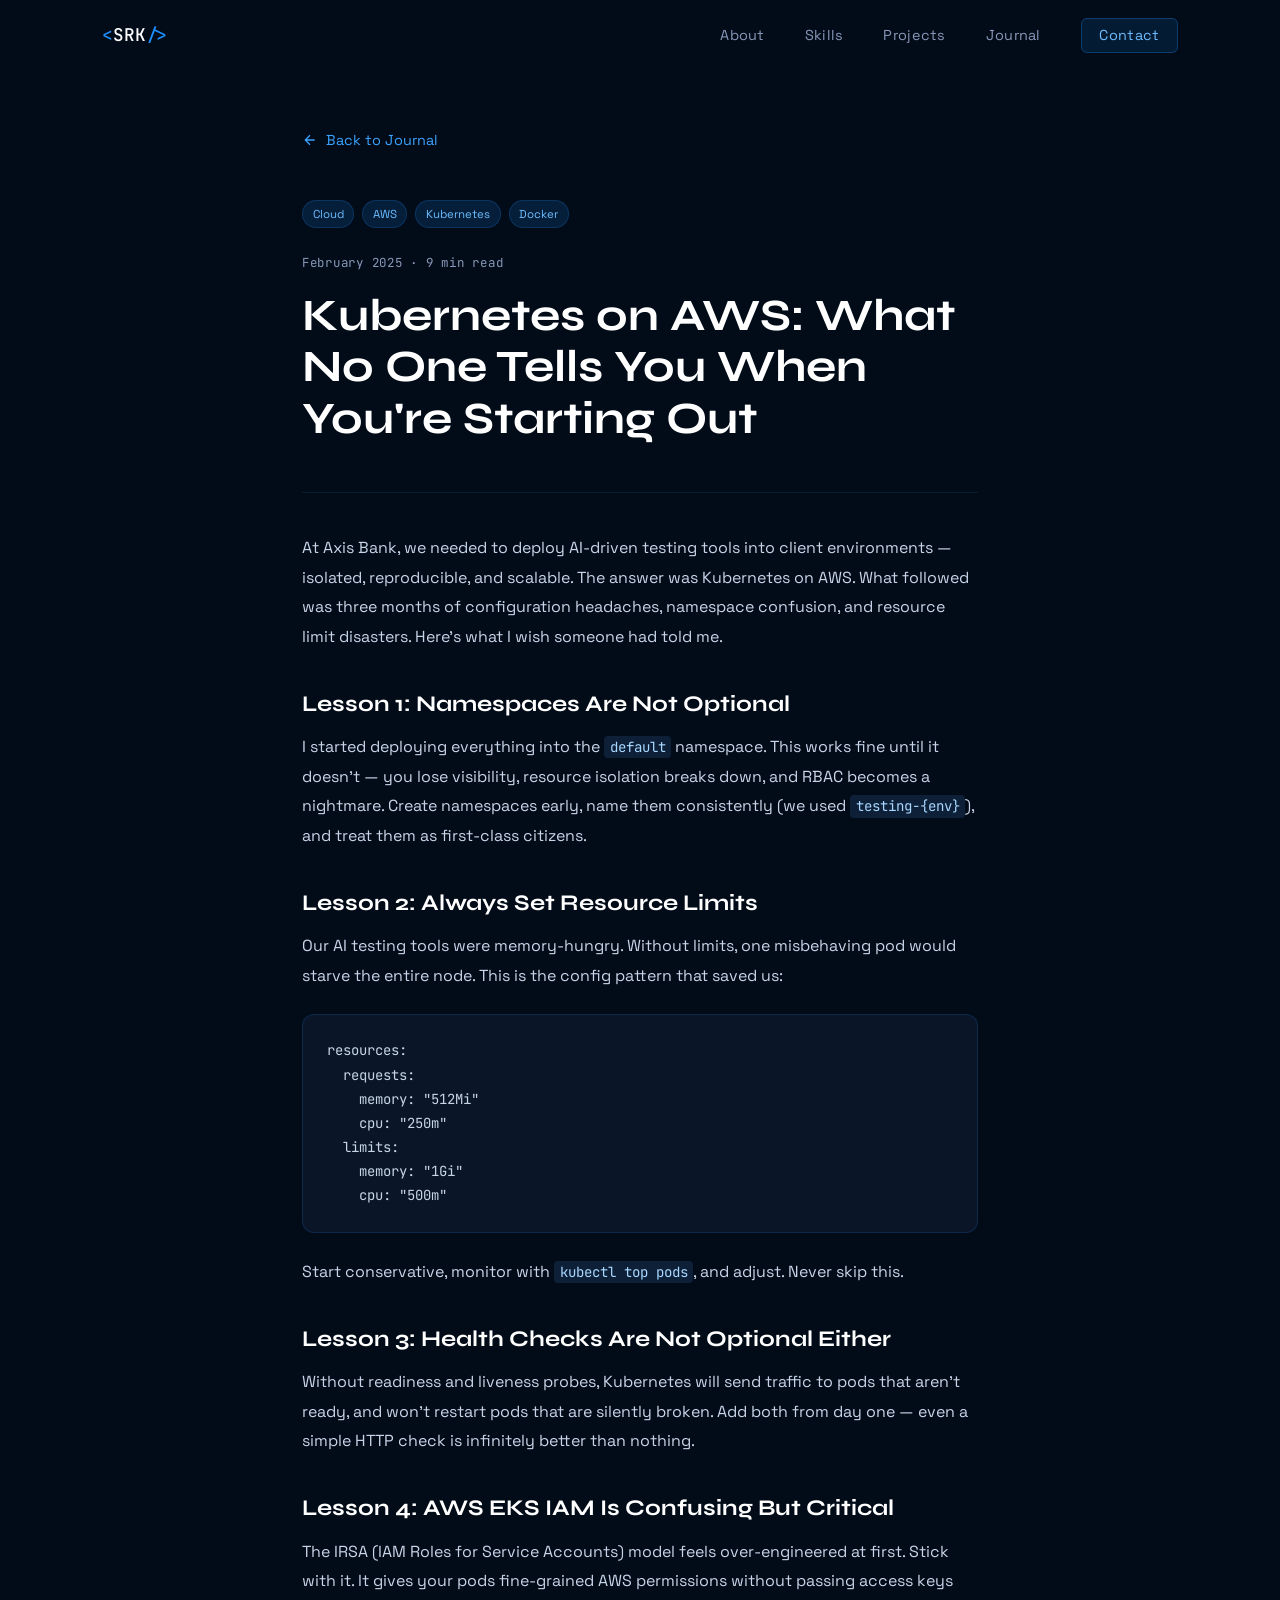
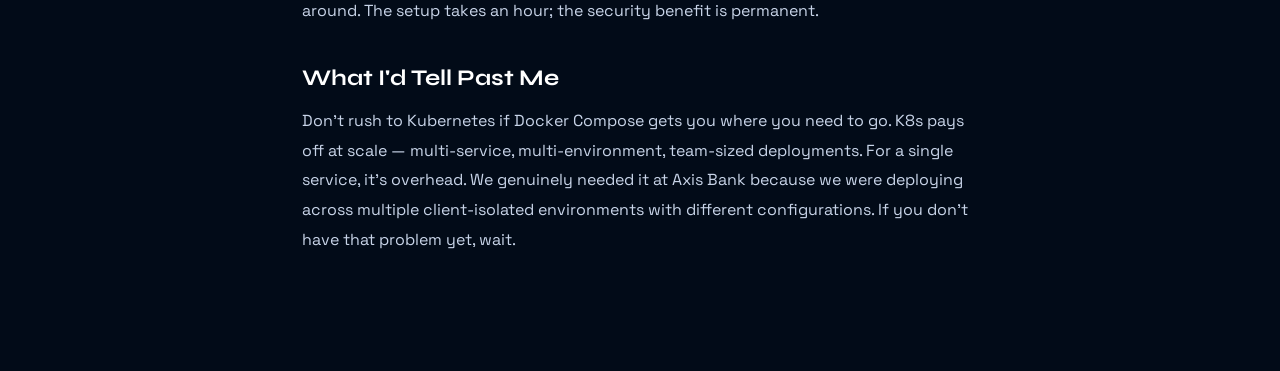
<file: journal/kubernetes-aws.html>
<!DOCTYPE html>
<html lang="en">
<head>
  <meta charset="UTF-8" />
  <meta name="viewport" content="width=device-width, initial-scale=1.0" />
  <title>Kubernetes on AWS: What No One Tells You — Sri Ruthuhasa Komma</title>
  <link rel="preconnect" href="https://fonts.googleapis.com" />
  <link href="https://fonts.googleapis.com/css2?family=Space+Grotesk:wght@300;400;500;600;700&family=Syne:wght@400;500;700;800&family=JetBrains+Mono:wght@300;400;500&display=swap" rel="stylesheet" />
  <link rel="stylesheet" href="../style.css" />
  <style>
    .journal-post { max-width: 740px; margin: 0 auto; padding: 8rem 2rem 6rem; }
    .post-back { display: inline-flex; align-items: center; gap: 0.5rem; color: var(--blue-400); font-size: 0.9rem; margin-bottom: 3rem; transition: gap 0.2s; }
    .post-back:hover { gap: 0.8rem; }
    .post-header { margin-bottom: 3rem; }
    .post-tags { display: flex; gap: 0.5rem; flex-wrap: wrap; margin-bottom: 1.5rem; }
    .post-meta { font-family: var(--font-mono); font-size: 0.78rem; color: var(--slate-400); margin-bottom: 1rem; letter-spacing: 0.06em; }
    .post-title { font-size: clamp(1.8rem, 5vw, 2.8rem); color: var(--white); line-height: 1.15; margin-bottom: 1.25rem; }
    .post-divider { height: 1px; background: rgba(30,144,255,0.12); margin: 2.5rem 0; }
    .post-body p { margin-bottom: 1.5rem; color: var(--slate-300); font-size: 1rem; line-height: 1.85; }
    .post-body h2 { font-size: 1.4rem; color: var(--white); margin: 2.5rem 0 1rem; }
    .post-body h3 { font-size: 1.1rem; color: var(--blue-300); margin: 2rem 0 0.75rem; }
    .post-body code { font-family: var(--font-mono); background: var(--navy-600); color: var(--blue-200); padding: 0.15em 0.4em; border-radius: 4px; font-size: 0.88em; }
    .post-body pre { background: var(--navy-700); border: 1px solid rgba(30,144,255,0.15); border-radius: var(--radius-md); padding: 1.5rem; overflow-x: auto; margin-bottom: 1.5rem; }
    .post-body pre code { background: none; padding: 0; color: var(--slate-200); font-size: 0.87rem; line-height: 1.7; }
  </style>
</head>
<body>
  <nav id="navbar">
    <div class="nav-inner">
      <a href="../index.html" class="nav-logo"><span class="logo-bracket">&lt;</span>SRK<span class="logo-bracket">/&gt;</span></a>
      <ul class="nav-links">
        <li><a href="../index.html#about">About</a></li>
        <li><a href="../index.html#skills">Skills</a></li>
        <li><a href="../index.html#projects">Projects</a></li>
        <li><a href="../index.html#journal">Journal</a></li>
        <li><a href="../index.html#contact" class="nav-cta">Contact</a></li>
      </ul>
    </div>
  </nav>

  <main class="journal-post">
    <a href="../index.html#journal" class="post-back">
      <svg width="16" height="16" viewBox="0 0 24 24" fill="none" stroke="currentColor" stroke-width="2"><path d="M19 12H5M12 19l-7-7 7-7"/></svg>
      Back to Journal
    </a>

    <header class="post-header">
      <div class="post-tags">
        <span class="jtag">Cloud</span>
        <span class="jtag">AWS</span>
        <span class="jtag">Kubernetes</span>
        <span class="jtag">Docker</span>
      </div>
      <p class="post-meta">February 2025 · 9 min read</p>
      <h1 class="post-title">Kubernetes on AWS: What No One Tells You When You're Starting Out</h1>
    </header>

    <div class="post-divider"></div>

    <article class="post-body">
      <p>At Axis Bank, we needed to deploy AI-driven testing tools into client environments — isolated, reproducible, and scalable. The answer was Kubernetes on AWS. What followed was three months of configuration headaches, namespace confusion, and resource limit disasters. Here's what I wish someone had told me.</p>

      <h2>Lesson 1: Namespaces Are Not Optional</h2>
      <p>I started deploying everything into the <code>default</code> namespace. This works fine until it doesn't — you lose visibility, resource isolation breaks down, and RBAC becomes a nightmare. Create namespaces early, name them consistently (we used <code>testing-{env}</code>), and treat them as first-class citizens.</p>

      <h2>Lesson 2: Always Set Resource Limits</h2>
      <p>Our AI testing tools were memory-hungry. Without limits, one misbehaving pod would starve the entire node. This is the config pattern that saved us:</p>
      <pre><code>resources:
  requests:
    memory: "512Mi"
    cpu: "250m"
  limits:
    memory: "1Gi"
    cpu: "500m"</code></pre>
      <p>Start conservative, monitor with <code>kubectl top pods</code>, and adjust. Never skip this.</p>

      <h2>Lesson 3: Health Checks Are Not Optional Either</h2>
      <p>Without readiness and liveness probes, Kubernetes will send traffic to pods that aren't ready, and won't restart pods that are silently broken. Add both from day one — even a simple HTTP check is infinitely better than nothing.</p>

      <h2>Lesson 4: AWS EKS IAM Is Confusing But Critical</h2>
      <p>The IRSA (IAM Roles for Service Accounts) model feels over-engineered at first. Stick with it. It gives your pods fine-grained AWS permissions without passing access keys around. The setup takes an hour; the security benefit is permanent.</p>

      <h2>What I'd Tell Past Me</h2>
      <p>Don't rush to Kubernetes if Docker Compose gets you where you need to go. K8s pays off at scale — multi-service, multi-environment, team-sized deployments. For a single service, it's overhead. We genuinely needed it at Axis Bank because we were deploying across multiple client-isolated environments with different configurations. If you don't have that problem yet, wait.</p>
    </article>
  </main>

  <script src="../main.js"></script>
</body>
</html>
</file>
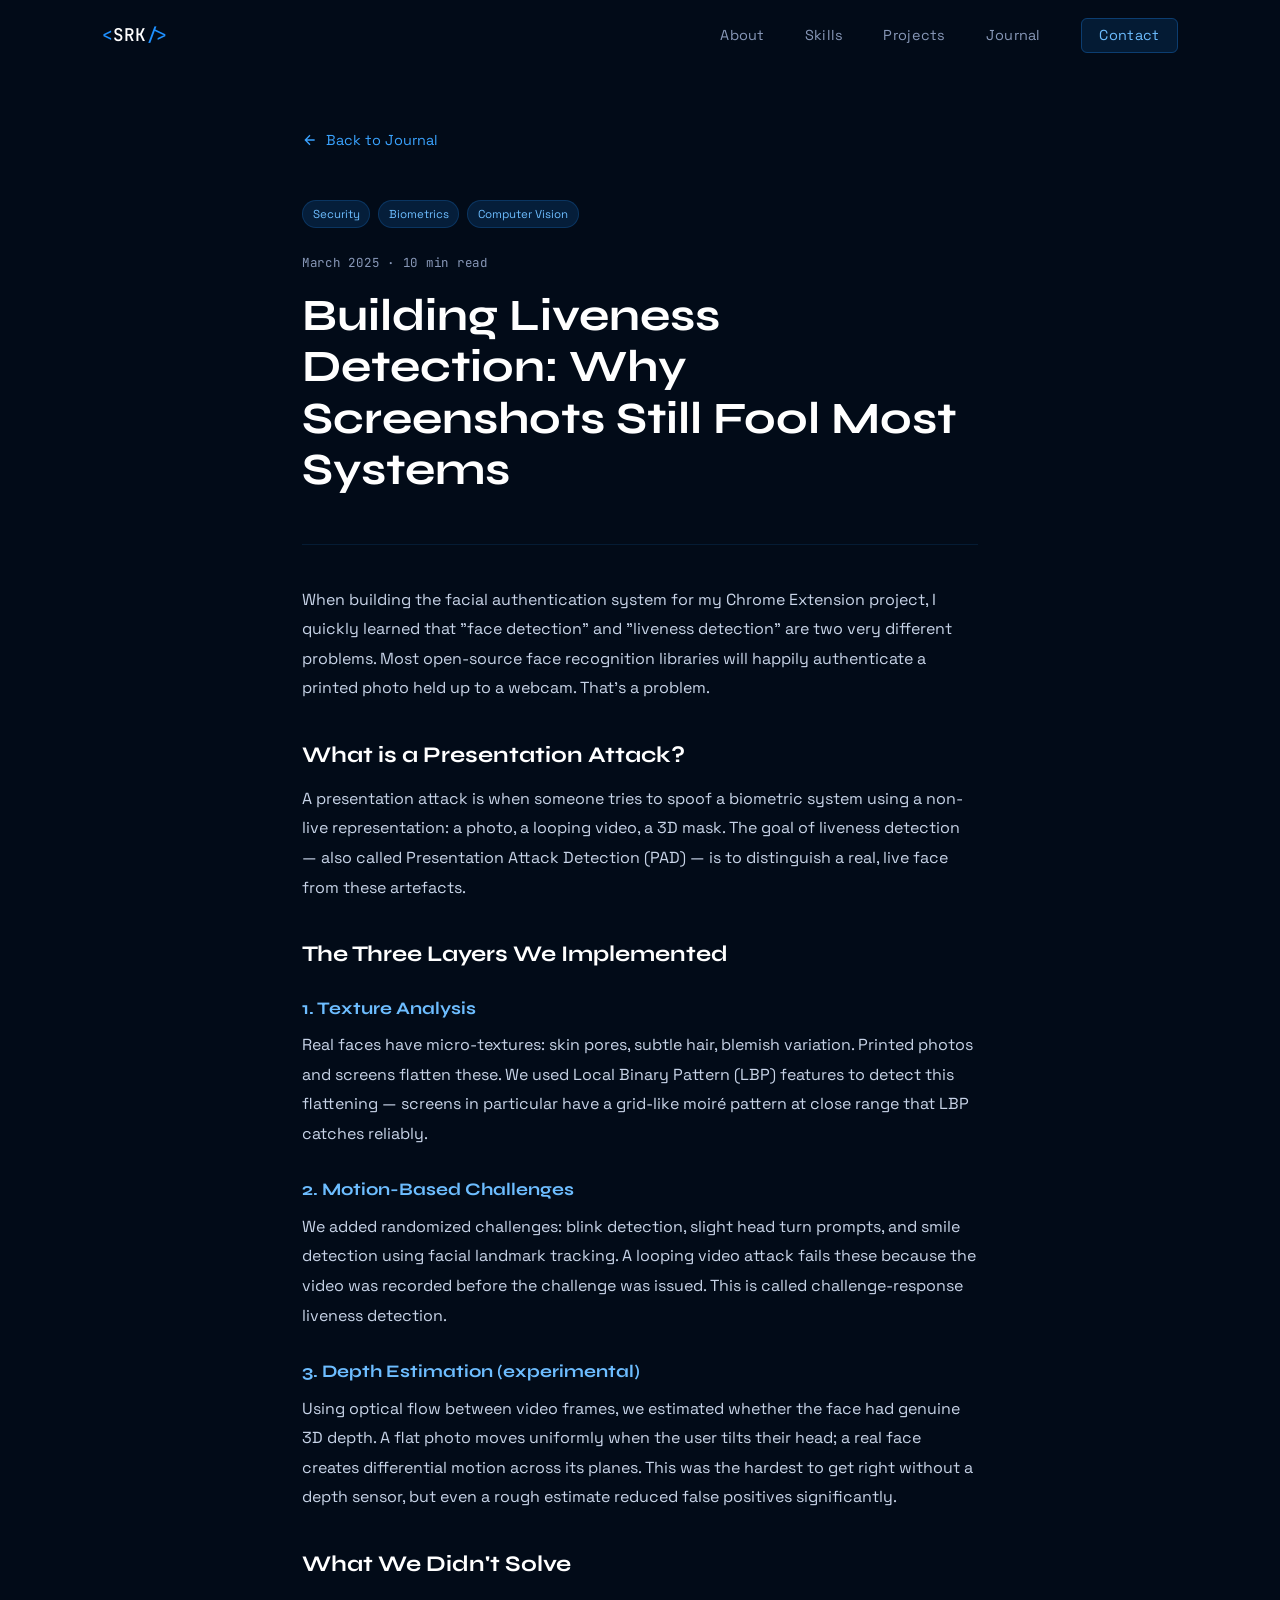
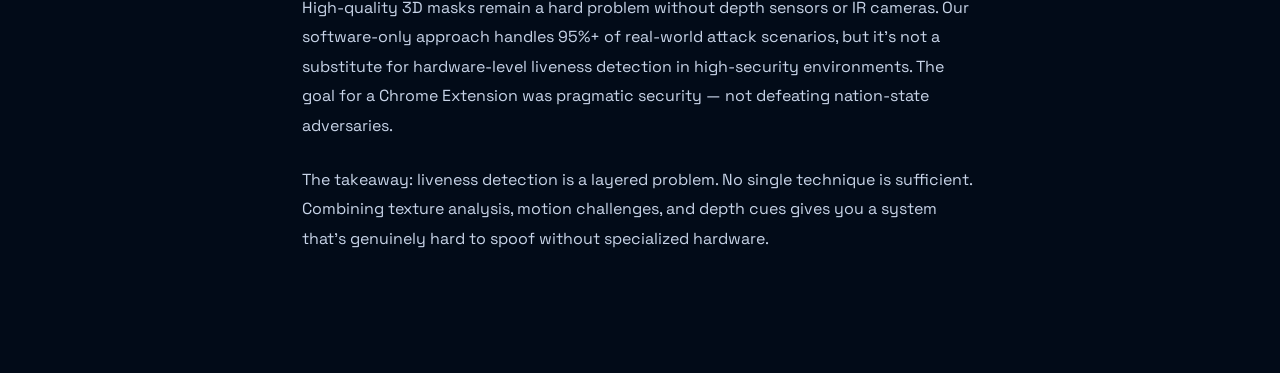
<file: journal/liveness-detection.html>
<!DOCTYPE html>
<html lang="en">
<head>
  <meta charset="UTF-8" />
  <meta name="viewport" content="width=device-width, initial-scale=1.0" />
  <title>Building Liveness Detection — Sri Ruthuhasa Komma</title>
  <link rel="preconnect" href="https://fonts.googleapis.com" />
  <link href="https://fonts.googleapis.com/css2?family=Space+Grotesk:wght@300;400;500;600;700&family=Syne:wght@400;500;700;800&family=JetBrains+Mono:wght@300;400;500&display=swap" rel="stylesheet" />
  <link rel="stylesheet" href="../style.css" />
  <style>
    .journal-post { max-width: 740px; margin: 0 auto; padding: 8rem 2rem 6rem; }
    .post-back { display: inline-flex; align-items: center; gap: 0.5rem; color: var(--blue-400); font-size: 0.9rem; margin-bottom: 3rem; transition: gap 0.2s; }
    .post-back:hover { gap: 0.8rem; }
    .post-header { margin-bottom: 3rem; }
    .post-tags { display: flex; gap: 0.5rem; flex-wrap: wrap; margin-bottom: 1.5rem; }
    .post-meta { font-family: var(--font-mono); font-size: 0.78rem; color: var(--slate-400); margin-bottom: 1rem; letter-spacing: 0.06em; }
    .post-title { font-size: clamp(1.8rem, 5vw, 2.8rem); color: var(--white); line-height: 1.15; margin-bottom: 1.25rem; }
    .post-divider { height: 1px; background: rgba(30,144,255,0.12); margin: 2.5rem 0; }
    .post-body p { margin-bottom: 1.5rem; color: var(--slate-300); font-size: 1rem; line-height: 1.85; }
    .post-body h2 { font-size: 1.4rem; color: var(--white); margin: 2.5rem 0 1rem; }
    .post-body h3 { font-size: 1.1rem; color: var(--blue-300); margin: 2rem 0 0.75rem; }
    .post-body code { font-family: var(--font-mono); background: var(--navy-600); color: var(--blue-200); padding: 0.15em 0.4em; border-radius: 4px; font-size: 0.88em; }
  </style>
</head>
<body>
  <nav id="navbar">
    <div class="nav-inner">
      <a href="../index.html" class="nav-logo"><span class="logo-bracket">&lt;</span>SRK<span class="logo-bracket">/&gt;</span></a>
      <ul class="nav-links">
        <li><a href="../index.html#about">About</a></li>
        <li><a href="../index.html#skills">Skills</a></li>
        <li><a href="../index.html#projects">Projects</a></li>
        <li><a href="../index.html#journal">Journal</a></li>
        <li><a href="../index.html#contact" class="nav-cta">Contact</a></li>
      </ul>
    </div>
  </nav>

  <main class="journal-post">
    <a href="../index.html#journal" class="post-back">
      <svg width="16" height="16" viewBox="0 0 24 24" fill="none" stroke="currentColor" stroke-width="2"><path d="M19 12H5M12 19l-7-7 7-7"/></svg>
      Back to Journal
    </a>

    <header class="post-header">
      <div class="post-tags">
        <span class="jtag">Security</span>
        <span class="jtag">Biometrics</span>
        <span class="jtag">Computer Vision</span>
      </div>
      <p class="post-meta">March 2025 · 10 min read</p>
      <h1 class="post-title">Building Liveness Detection: Why Screenshots Still Fool Most Systems</h1>
    </header>

    <div class="post-divider"></div>

    <article class="post-body">
      <p>When building the facial authentication system for my Chrome Extension project, I quickly learned that "face detection" and "liveness detection" are two very different problems. Most open-source face recognition libraries will happily authenticate a printed photo held up to a webcam. That's a problem.</p>

      <h2>What is a Presentation Attack?</h2>
      <p>A presentation attack is when someone tries to spoof a biometric system using a non-live representation: a photo, a looping video, a 3D mask. The goal of liveness detection — also called Presentation Attack Detection (PAD) — is to distinguish a real, live face from these artefacts.</p>

      <h2>The Three Layers We Implemented</h2>
      <h3>1. Texture Analysis</h3>
      <p>Real faces have micro-textures: skin pores, subtle hair, blemish variation. Printed photos and screens flatten these. We used Local Binary Pattern (LBP) features to detect this flattening — screens in particular have a grid-like moiré pattern at close range that LBP catches reliably.</p>

      <h3>2. Motion-Based Challenges</h3>
      <p>We added randomized challenges: blink detection, slight head turn prompts, and smile detection using facial landmark tracking. A looping video attack fails these because the video was recorded before the challenge was issued. This is called challenge-response liveness detection.</p>

      <h3>3. Depth Estimation (experimental)</h3>
      <p>Using optical flow between video frames, we estimated whether the face had genuine 3D depth. A flat photo moves uniformly when the user tilts their head; a real face creates differential motion across its planes. This was the hardest to get right without a depth sensor, but even a rough estimate reduced false positives significantly.</p>

      <h2>What We Didn't Solve</h2>
      <p>High-quality 3D masks remain a hard problem without depth sensors or IR cameras. Our software-only approach handles 95%+ of real-world attack scenarios, but it's not a substitute for hardware-level liveness detection in high-security environments. The goal for a Chrome Extension was pragmatic security — not defeating nation-state adversaries.</p>

      <p>The takeaway: liveness detection is a layered problem. No single technique is sufficient. Combining texture analysis, motion challenges, and depth cues gives you a system that's genuinely hard to spoof without specialized hardware.</p>
    </article>
  </main>

  <script src="../main.js"></script>
</body>
</html>
</file>
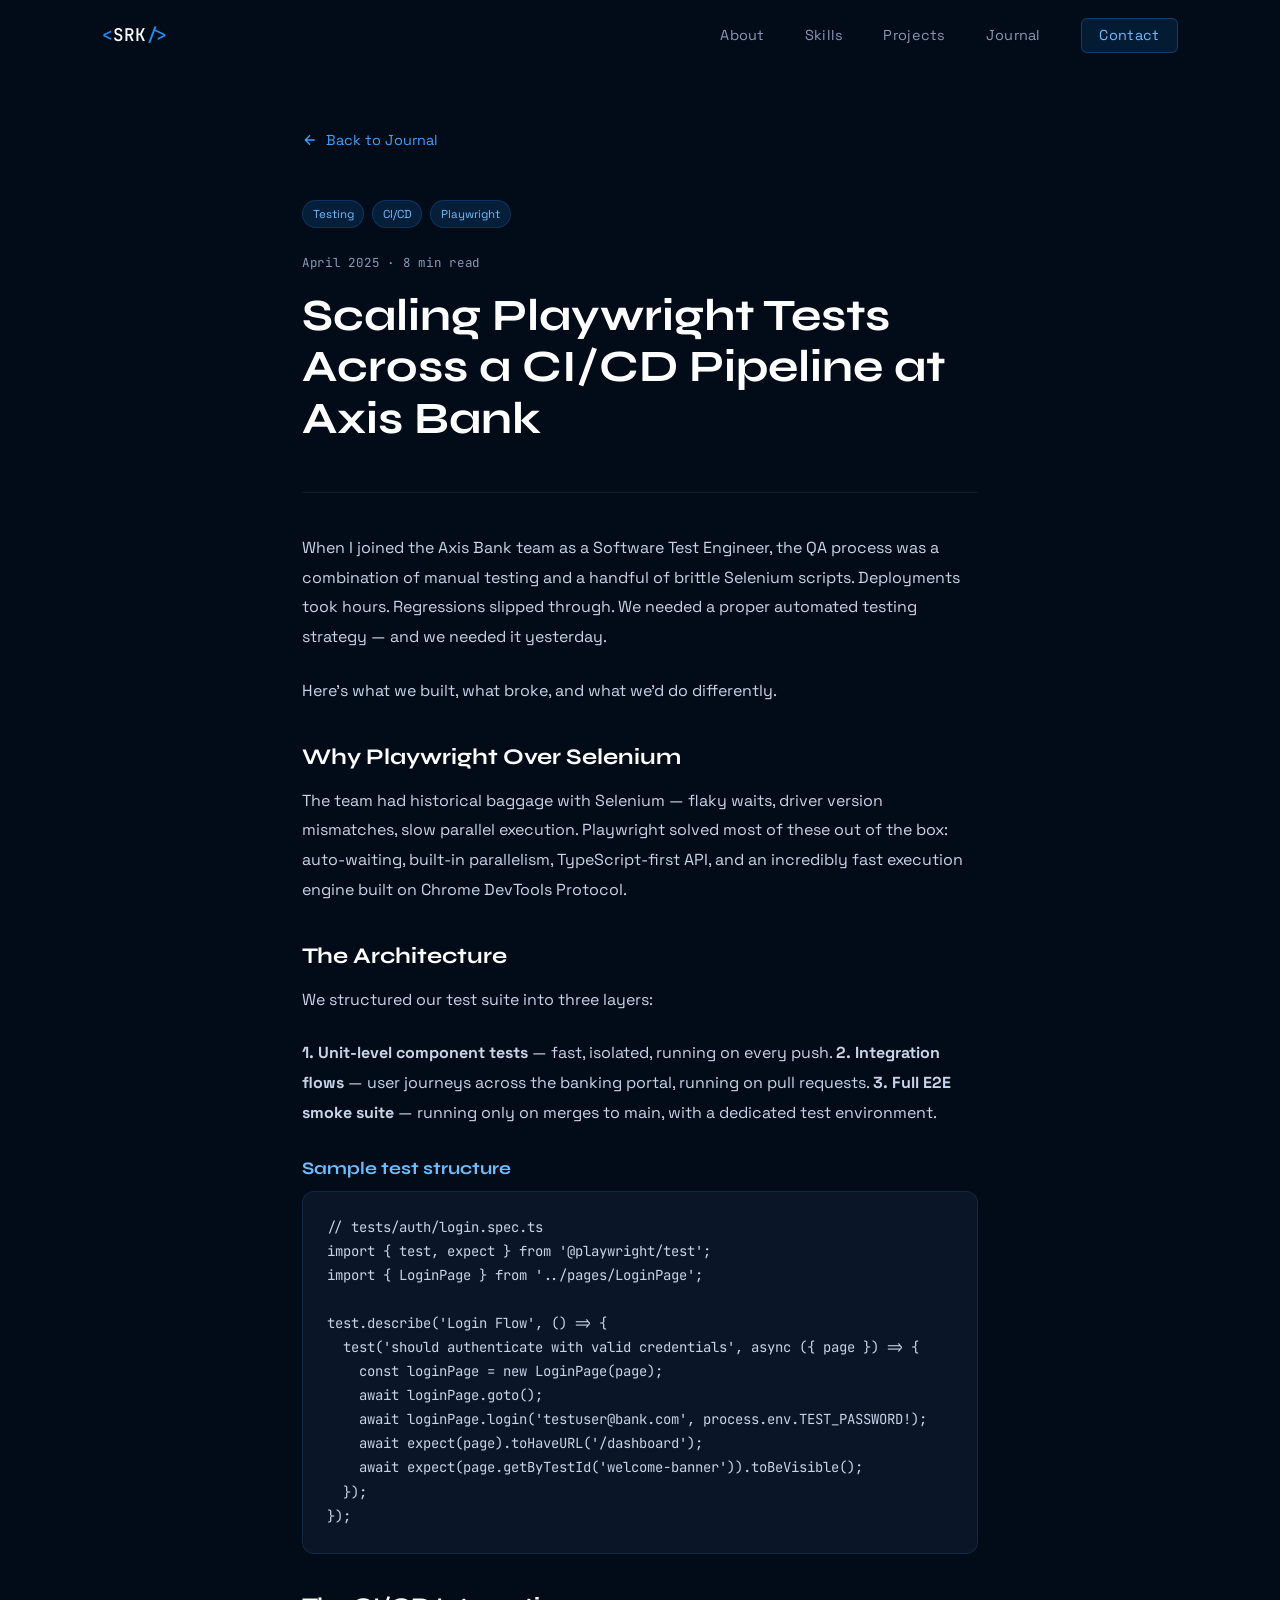
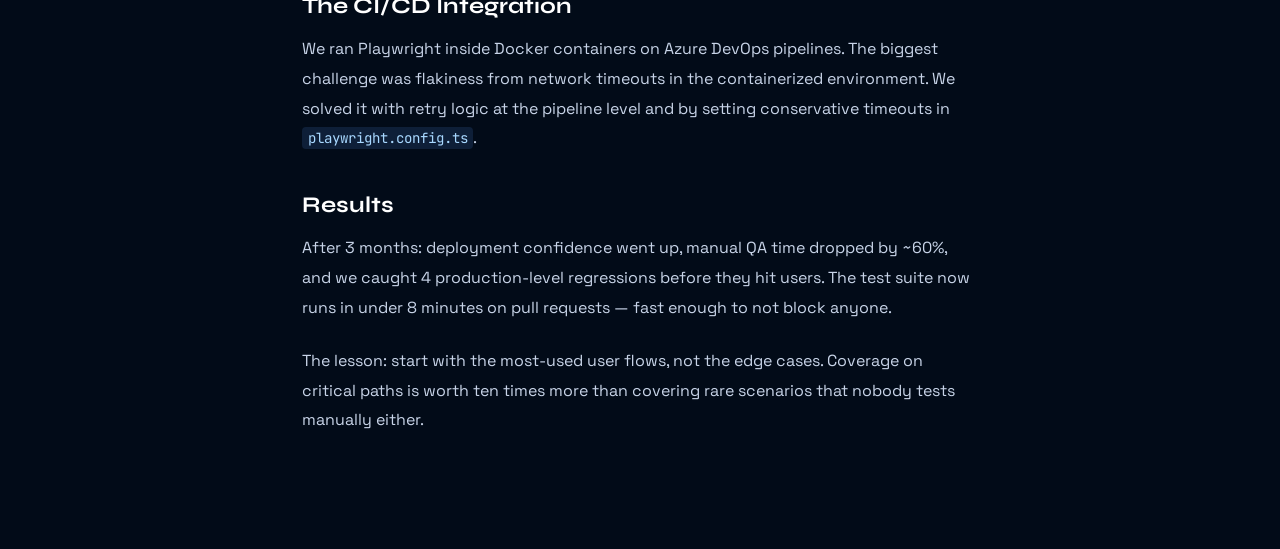
<file: journal/playwright-cicd.html>
<!DOCTYPE html>
<html lang="en">
<head>
  <meta charset="UTF-8" />
  <meta name="viewport" content="width=device-width, initial-scale=1.0" />
  <title>Scaling Playwright Tests Across CI/CD — Sri Ruthuhasa Komma</title>
  <link rel="preconnect" href="https://fonts.googleapis.com" />
  <link href="https://fonts.googleapis.com/css2?family=Space+Grotesk:wght@300;400;500;600;700&family=Syne:wght@400;500;700;800&family=JetBrains+Mono:wght@300;400;500&display=swap" rel="stylesheet" />
  <link rel="stylesheet" href="../style.css" />
  <style>
    .journal-post { max-width: 740px; margin: 0 auto; padding: 8rem 2rem 6rem; }
    .post-back { display: inline-flex; align-items: center; gap: 0.5rem; color: var(--blue-400); font-size: 0.9rem; margin-bottom: 3rem; transition: gap 0.2s; }
    .post-back:hover { gap: 0.8rem; }
    .post-header { margin-bottom: 3rem; }
    .post-tags { display: flex; gap: 0.5rem; flex-wrap: wrap; margin-bottom: 1.5rem; }
    .post-meta { font-family: var(--font-mono); font-size: 0.78rem; color: var(--slate-400); margin-bottom: 1rem; letter-spacing: 0.06em; }
    .post-title { font-size: clamp(1.8rem, 5vw, 2.8rem); color: var(--white); line-height: 1.15; margin-bottom: 1.25rem; }
    .post-divider { height: 1px; background: rgba(30,144,255,0.12); margin: 2.5rem 0; }
    .post-body p { margin-bottom: 1.5rem; color: var(--slate-300); font-size: 1rem; line-height: 1.85; }
    .post-body h2 { font-size: 1.4rem; color: var(--white); margin: 2.5rem 0 1rem; }
    .post-body h3 { font-size: 1.1rem; color: var(--blue-300); margin: 2rem 0 0.75rem; }
    .post-body code { font-family: var(--font-mono); background: var(--navy-600); color: var(--blue-200); padding: 0.15em 0.4em; border-radius: 4px; font-size: 0.88em; }
    .post-body pre { background: var(--navy-700); border: 1px solid rgba(30,144,255,0.15); border-radius: var(--radius-md); padding: 1.5rem; overflow-x: auto; margin-bottom: 1.5rem; }
    .post-body pre code { background: none; padding: 0; color: var(--slate-200); font-size: 0.87rem; line-height: 1.7; }
  </style>
</head>
<body>
  <nav id="navbar">
    <div class="nav-inner">
      <a href="../index.html" class="nav-logo"><span class="logo-bracket">&lt;</span>SRK<span class="logo-bracket">/&gt;</span></a>
      <ul class="nav-links">
        <li><a href="../index.html#about">About</a></li>
        <li><a href="../index.html#skills">Skills</a></li>
        <li><a href="../index.html#projects">Projects</a></li>
        <li><a href="../index.html#journal">Journal</a></li>
        <li><a href="../index.html#contact" class="nav-cta">Contact</a></li>
      </ul>
    </div>
  </nav>

  <main class="journal-post">
    <a href="../index.html#journal" class="post-back">
      <svg width="16" height="16" viewBox="0 0 24 24" fill="none" stroke="currentColor" stroke-width="2"><path d="M19 12H5M12 19l-7-7 7-7"/></svg>
      Back to Journal
    </a>

    <header class="post-header">
      <div class="post-tags">
        <span class="jtag">Testing</span>
        <span class="jtag">CI/CD</span>
        <span class="jtag">Playwright</span>
      </div>
      <p class="post-meta">April 2025 · 8 min read</p>
      <h1 class="post-title">Scaling Playwright Tests Across a CI/CD Pipeline at Axis Bank</h1>
    </header>

    <div class="post-divider"></div>

    <article class="post-body">
      <p>When I joined the Axis Bank team as a Software Test Engineer, the QA process was a combination of manual testing and a handful of brittle Selenium scripts. Deployments took hours. Regressions slipped through. We needed a proper automated testing strategy — and we needed it yesterday.</p>

      <p>Here's what we built, what broke, and what we'd do differently.</p>

      <h2>Why Playwright Over Selenium</h2>
      <p>The team had historical baggage with Selenium — flaky waits, driver version mismatches, slow parallel execution. Playwright solved most of these out of the box: auto-waiting, built-in parallelism, TypeScript-first API, and an incredibly fast execution engine built on Chrome DevTools Protocol.</p>

      <h2>The Architecture</h2>
      <p>We structured our test suite into three layers:</p>
      <p><strong>1. Unit-level component tests</strong> — fast, isolated, running on every push. <strong>2. Integration flows</strong> — user journeys across the banking portal, running on pull requests. <strong>3. Full E2E smoke suite</strong> — running only on merges to main, with a dedicated test environment.</p>

      <h3>Sample test structure</h3>
      <pre><code>// tests/auth/login.spec.ts
import { test, expect } from '@playwright/test';
import { LoginPage } from '../pages/LoginPage';

test.describe('Login Flow', () => {
  test('should authenticate with valid credentials', async ({ page }) => {
    const loginPage = new LoginPage(page);
    await loginPage.goto();
    await loginPage.login('testuser@bank.com', process.env.TEST_PASSWORD!);
    await expect(page).toHaveURL('/dashboard');
    await expect(page.getByTestId('welcome-banner')).toBeVisible();
  });
});</code></pre>

      <h2>The CI/CD Integration</h2>
      <p>We ran Playwright inside Docker containers on Azure DevOps pipelines. The biggest challenge was flakiness from network timeouts in the containerized environment. We solved it with retry logic at the pipeline level and by setting conservative timeouts in <code>playwright.config.ts</code>.</p>

      <h2>Results</h2>
      <p>After 3 months: deployment confidence went up, manual QA time dropped by ~60%, and we caught 4 production-level regressions before they hit users. The test suite now runs in under 8 minutes on pull requests — fast enough to not block anyone.</p>

      <p>The lesson: start with the most-used user flows, not the edge cases. Coverage on critical paths is worth ten times more than covering rare scenarios that nobody tests manually either.</p>
    </article>
  </main>

  <script src="../main.js"></script>
</body>
</html>
</file>
<file: style.css>
/* ═══════════════════════════════════════════════════════════════
   SRI RUTHUHASA KOMMA — PORTFOLIO CSS
   Theme: Deep Navy + Electric Blue · Refined Professional
   ═══════════════════════════════════════════════════════════════ */

/* ── DESIGN TOKENS ─────────────────────────────────────────────── */
:root {
  --navy-900: #020b18;
  --navy-800: #061120;
  --navy-700: #0a1628;
  --navy-600: #0e1f38;
  --navy-500: #122644;
  --navy-400: #1a3360;
  --navy-300: #1e3d72;

  --blue-500: #1E90FF;
  --blue-400: #3aa3ff;
  --blue-300: #6dbdff;
  --blue-200: #a8d8ff;
  --blue-glow: rgba(30, 144, 255, 0.15);
  --blue-glow-strong: rgba(30, 144, 255, 0.3);

  --slate-100: #e8eef8;
  --slate-200: #c8d4e8;
  --slate-400: #8898b8;
  --slate-600: #4a5a7a;

  --white: #ffffff;
  --success: #00d4aa;
  --warning: #f59e0b;
  --error: #ef4444;

  --font-display: 'Syne', sans-serif;
  --font-body: 'Space Grotesk', sans-serif;
  --font-mono: 'JetBrains Mono', monospace;

  --radius-sm: 6px;
  --radius-md: 12px;
  --radius-lg: 20px;
  --radius-xl: 28px;

  --shadow-blue: 0 0 40px rgba(30, 144, 255, 0.12);
  --shadow-card: 0 4px 24px rgba(2, 11, 24, 0.6);
  --shadow-card-hover: 0 12px 48px rgba(2, 11, 24, 0.8), 0 0 0 1px rgba(30, 144, 255, 0.2);

  --transition: 0.3s cubic-bezier(0.4, 0, 0.2, 1);
  --transition-slow: 0.6s cubic-bezier(0.4, 0, 0.2, 1);
}

/* ── RESET & BASE ───────────────────────────────────────────────── */
*, *::before, *::after { box-sizing: border-box; margin: 0; padding: 0; }

html {
  scroll-behavior: smooth;
  scroll-padding-top: 72px;
}

body {
  font-family: var(--font-body);
  background-color: var(--navy-900);
  color: var(--slate-200);
  line-height: 1.7;
  overflow-x: hidden;
  -webkit-font-smoothing: antialiased;
}

::selection { background: var(--blue-500); color: white; }

a { text-decoration: none; color: inherit; }

img { max-width: 100%; display: block; }

/* ── SCROLLBAR ──────────────────────────────────────────────────── */
::-webkit-scrollbar { width: 6px; }
::-webkit-scrollbar-track { background: var(--navy-800); }
::-webkit-scrollbar-thumb { background: var(--navy-400); border-radius: 3px; }
::-webkit-scrollbar-thumb:hover { background: var(--blue-500); }

/* ── TYPOGRAPHY ─────────────────────────────────────────────────── */
h1, h2, h3, h4 { font-family: var(--font-display); line-height: 1.1; }
.accent { color: var(--blue-500); }
.section-title {
  font-size: clamp(2rem, 5vw, 3.2rem);
  font-weight: 700;
  color: var(--white);
  margin-bottom: 1rem;
  letter-spacing: -0.02em;
}
.section-sub {
  font-size: 1.05rem;
  color: var(--slate-400);
  max-width: 520px;
  margin-bottom: 3.5rem;
}
.section-label {
  font-family: var(--font-mono);
  font-size: 0.75rem;
  letter-spacing: 0.15em;
  text-transform: uppercase;
  color: var(--blue-500);
  margin-bottom: 1rem;
}

/* ── LAYOUT ─────────────────────────────────────────────────────── */
.container {
  max-width: 1140px;
  margin: 0 auto;
  padding: 0 2rem;
}

section {
  padding: 7rem 0;
  position: relative;
}

section:nth-child(even) { background-color: var(--navy-800); }

/* ── BUTTONS ────────────────────────────────────────────────────── */
.btn {
  display: inline-flex;
  align-items: center;
  gap: 0.5rem;
  padding: 0.8rem 1.8rem;
  border-radius: var(--radius-md);
  font-family: var(--font-body);
  font-size: 0.95rem;
  font-weight: 600;
  cursor: pointer;
  transition: var(--transition);
  border: none;
  white-space: nowrap;
}
.btn-primary {
  background: var(--blue-500);
  color: var(--white);
  box-shadow: 0 0 20px rgba(30, 144, 255, 0.3);
}
.btn-primary:hover {
  background: var(--blue-400);
  box-shadow: 0 0 32px rgba(30, 144, 255, 0.5);
  transform: translateY(-2px);
}
.btn-outline {
  background: transparent;
  color: var(--blue-300);
  border: 1.5px solid rgba(30, 144, 255, 0.4);
}
.btn-outline:hover {
  border-color: var(--blue-500);
  background: var(--blue-glow);
  transform: translateY(-2px);
}
.btn-full { width: 100%; justify-content: center; }

/* ── NAVBAR ─────────────────────────────────────────────────────── */
#navbar {
  position: fixed;
  top: 0; left: 0; right: 0;
  z-index: 1000;
  background: transparent;
  transition: background var(--transition), box-shadow var(--transition);
}
#navbar.scrolled {
  background: rgba(2, 11, 24, 0.92);
  backdrop-filter: blur(16px);
  box-shadow: 0 1px 0 rgba(30, 144, 255, 0.12);
}
.nav-inner {
  max-width: 1140px;
  margin: 0 auto;
  padding: 1.25rem 2rem;
  display: flex;
  align-items: center;
  justify-content: space-between;
}
.nav-logo {
  font-family: var(--font-mono);
  font-size: 1.1rem;
  font-weight: 500;
  color: var(--white);
}
.logo-bracket { color: var(--blue-500); }
.nav-links {
  list-style: none;
  display: flex;
  align-items: center;
  gap: 2.5rem;
}
.nav-links a {
  font-size: 0.9rem;
  color: var(--slate-400);
  transition: color var(--transition);
  letter-spacing: 0.02em;
}
.nav-links a:hover { color: var(--white); }
.nav-cta {
  background: rgba(30, 144, 255, 0.12);
  border: 1px solid rgba(30, 144, 255, 0.3);
  padding: 0.45rem 1.1rem;
  border-radius: var(--radius-sm);
  color: var(--blue-300) !important;
}
.nav-cta:hover {
  background: rgba(30, 144, 255, 0.2) !important;
  border-color: var(--blue-500) !important;
  color: var(--white) !important;
}
.hamburger {
  display: none;
  flex-direction: column;
  gap: 5px;
  background: none;
  border: none;
  cursor: pointer;
  padding: 4px;
}
.hamburger span {
  display: block;
  width: 24px;
  height: 2px;
  background: var(--slate-200);
  transition: var(--transition);
  border-radius: 2px;
}
.mobile-menu {
  display: none;
  flex-direction: column;
  gap: 0;
  background: rgba(6, 17, 32, 0.98);
  backdrop-filter: blur(20px);
  border-top: 1px solid rgba(30, 144, 255, 0.1);
}
.mobile-menu a {
  padding: 1rem 2rem;
  font-size: 0.95rem;
  color: var(--slate-300);
  border-bottom: 1px solid rgba(255,255,255,0.04);
  transition: color var(--transition), background var(--transition);
}
.mobile-menu a:hover { color: var(--white); background: var(--blue-glow); }
.mobile-menu.open { display: flex; }

/* ── HERO ───────────────────────────────────────────────────────── */
#hero {
  min-height: 100vh;
  display: flex;
  align-items: center;
  justify-content: center;
  position: relative;
  overflow: hidden;
  padding: 0;
  background: var(--navy-900);
}
#neural-canvas {
  position: absolute;
  inset: 0;
  width: 100%;
  height: 100%;
  opacity: 0.45;
}
.hero-content {
  position: relative;
  z-index: 2;
  text-align: center;
  max-width: 820px;
  padding: 8rem 2rem 4rem;
}
.hero-tag {
  display: inline-flex;
  align-items: center;
  gap: 0.6rem;
  background: rgba(30, 144, 255, 0.08);
  border: 1px solid rgba(30, 144, 255, 0.25);
  border-radius: 100px;
  padding: 0.4rem 1.1rem;
  font-size: 0.82rem;
  font-family: var(--font-mono);
  color: var(--blue-300);
  margin-bottom: 2rem;
  letter-spacing: 0.03em;
}
.pulse-dot {
  width: 8px; height: 8px;
  background: var(--success);
  border-radius: 50%;
  animation: pulse 2s infinite;
}
@keyframes pulse {
  0%, 100% { opacity: 1; box-shadow: 0 0 0 0 rgba(0, 212, 170, 0.4); }
  50% { opacity: 0.8; box-shadow: 0 0 0 6px rgba(0, 212, 170, 0); }
}
.hero-title {
  font-size: clamp(2.8rem, 8vw, 5.5rem);
  font-weight: 800;
  color: var(--white);
  line-height: 1.05;
  letter-spacing: -0.03em;
  margin-bottom: 1.5rem;
}
.title-accent { color: var(--blue-500); }
.hero-bio {
  font-size: clamp(1rem, 2vw, 1.15rem);
  color: var(--slate-400);
  line-height: 1.8;
  margin-bottom: 2.5rem;
  max-width: 560px;
  margin-left: auto;
  margin-right: auto;
}
.hero-btns {
  display: flex;
  gap: 1rem;
  justify-content: center;
  flex-wrap: wrap;
  margin-bottom: 4rem;
}
.hero-stats {
  display: flex;
  align-items: center;
  justify-content: center;
  gap: 0;
  background: rgba(10, 22, 40, 0.7);
  border: 1px solid rgba(30, 144, 255, 0.12);
  border-radius: var(--radius-lg);
  padding: 1.5rem 2rem;
  backdrop-filter: blur(12px);
  flex-wrap: wrap;
}
.stat {
  display: flex;
  flex-direction: column;
  align-items: center;
  padding: 0 2rem;
}
.stat-number {
  font-family: var(--font-display);
  font-size: 2.2rem;
  font-weight: 800;
  color: var(--white);
  line-height: 1;
}
.stat-unit {
  font-family: var(--font-mono);
  font-size: 1rem;
  color: var(--blue-400);
  margin-left: 2px;
}
.stat-label {
  font-size: 0.75rem;
  color: var(--slate-400);
  text-transform: uppercase;
  letter-spacing: 0.08em;
  margin-top: 0.3rem;
}
.stat-divider {
  width: 1px;
  height: 48px;
  background: rgba(30, 144, 255, 0.15);
}
.hero-scroll-hint {
  position: absolute;
  bottom: 2.5rem;
  left: 50%;
  transform: translateX(-50%);
  display: flex;
  flex-direction: column;
  align-items: center;
  gap: 0.5rem;
  z-index: 2;
}
.hero-scroll-hint span {
  font-family: var(--font-mono);
  font-size: 0.7rem;
  letter-spacing: 0.15em;
  text-transform: uppercase;
  color: var(--slate-600);
}
.scroll-line {
  width: 1px;
  height: 40px;
  background: linear-gradient(to bottom, rgba(30, 144, 255, 0.5), transparent);
  animation: scrollLine 2s ease-in-out infinite;
}
@keyframes scrollLine {
  0% { transform: scaleY(0); transform-origin: top; }
  50% { transform: scaleY(1); transform-origin: top; }
  51% { transform: scaleY(1); transform-origin: bottom; }
  100% { transform: scaleY(0); transform-origin: bottom; }
}

/* ── ABOUT ──────────────────────────────────────────────────────── */
.about-grid {
  display: grid;
  grid-template-columns: 340px 1fr;
  gap: 5rem;
  align-items: start;
}
.photo-frame {
  position: relative;
  display: flex;
  flex-direction: column;
  align-items: center;
  gap: 1.5rem;
}
.photo-placeholder {
  width: 260px;
  height: 260px;
  border-radius: 50%;
  background: var(--navy-600);
  border: 2px solid rgba(30, 144, 255, 0.3);
  display: flex;
  align-items: center;
  justify-content: center;
  position: relative;
  overflow: hidden;
}
.photo-placeholder img {
  width: 100%; height: 100%;
  object-fit: cover;
  border-radius: 50%;
  display: none; /* unhide when you add real photo */
}
.photo-initials {
  font-family: var(--font-display);
  font-size: 3rem;
  font-weight: 800;
  color: var(--blue-400);
  letter-spacing: -0.02em;
  z-index: 1;
}
.photo-ring {
  position: absolute;
  border-radius: 50%;
  border: 1px solid rgba(30, 144, 255, 0.15);
  animation: ringPulse 4s ease-in-out infinite;
}
.ring-1 { width: 100%; height: 100%; }
.ring-2 { width: 115%; height: 115%; animation-delay: 0.5s; top: -7.5%; left: -7.5%; }
.ring-3 { width: 130%; height: 130%; animation-delay: 1s; top: -15%; left: -15%; }
@keyframes ringPulse {
  0%, 100% { opacity: 0.15; }
  50% { opacity: 0.4; }
}
.photo-badge {
  display: flex;
  flex-direction: column;
  align-items: center;
  gap: 0.25rem;
  background: var(--navy-600);
  border: 1px solid rgba(30, 144, 255, 0.2);
  border-radius: var(--radius-md);
  padding: 0.75rem 1.5rem;
  text-align: center;
}
.photo-badge span { font-size: 0.85rem; color: var(--slate-300); }
.badge-gpa {
  font-family: var(--font-mono);
  font-size: 0.95rem !important;
  color: var(--blue-300) !important;
  font-weight: 600;
}
.about-para {
  font-size: 1rem;
  color: var(--slate-300);
  margin-bottom: 1.25rem;
  line-height: 1.8;
}
.about-highlights {
  display: grid;
  grid-template-columns: 1fr 1fr;
  gap: 1rem;
  margin: 2rem 0;
}
.highlight-item {
  display: flex;
  align-items: flex-start;
  gap: 0.75rem;
  background: var(--navy-700);
  border: 1px solid rgba(30, 144, 255, 0.1);
  border-radius: var(--radius-md);
  padding: 1rem;
}
.highlight-icon { font-size: 1.2rem; flex-shrink: 0; margin-top: 2px; }
.highlight-item strong {
  display: block;
  font-size: 0.9rem;
  color: var(--white);
  font-weight: 600;
}
.highlight-item span {
  font-size: 0.8rem;
  color: var(--slate-400);
}
.about-links { display: flex; gap: 0.75rem; flex-wrap: wrap; margin-top: 2rem; }
.social-chip {
  display: inline-flex;
  align-items: center;
  gap: 0.5rem;
  padding: 0.5rem 1rem;
  background: var(--navy-700);
  border: 1px solid rgba(30, 144, 255, 0.15);
  border-radius: 100px;
  font-size: 0.85rem;
  color: var(--slate-300);
  transition: var(--transition);
}
.social-chip:hover {
  background: var(--blue-glow);
  border-color: var(--blue-500);
  color: var(--white);
  transform: translateY(-2px);
}

/* ── SKILLS ─────────────────────────────────────────────────────── */
.skills-grid {
  display: grid;
  grid-template-columns: repeat(3, 1fr);
  gap: 1.25rem;
  margin-bottom: 3rem;
}
.skill-card {
  background: var(--navy-700);
  border: 1px solid rgba(30, 144, 255, 0.1);
  border-radius: var(--radius-lg);
  padding: 1.75rem;
  transition: var(--transition);
}
.skill-card:hover {
  border-color: rgba(30, 144, 255, 0.3);
  transform: translateY(-4px);
  box-shadow: var(--shadow-blue);
}
.skill-card-header {
  display: flex;
  align-items: center;
  gap: 0.75rem;
  margin-bottom: 1.25rem;
}
.skill-icon { font-size: 1.4rem; }
.skill-card h3 {
  font-size: 1rem;
  font-weight: 600;
  color: var(--white);
  font-family: var(--font-body);
}
.skill-tags { display: flex; flex-wrap: wrap; gap: 0.5rem; }
.tag {
  display: inline-block;
  padding: 0.3rem 0.75rem;
  border-radius: 100px;
  font-size: 0.78rem;
  font-weight: 500;
  letter-spacing: 0.02em;
}
.tag-primary { background: rgba(30, 144, 255, 0.08); color: var(--blue-300); border: 1px solid rgba(30, 144, 255, 0.2); }
.tag-blue { background: rgba(59, 130, 246, 0.1); color: #93c5fd; border: 1px solid rgba(59, 130, 246, 0.2); }
.tag-teal { background: rgba(0, 212, 170, 0.08); color: #5eead4; border: 1px solid rgba(0, 212, 170, 0.2); }
.tag-orange { background: rgba(245, 158, 11, 0.08); color: #fcd34d; border: 1px solid rgba(245, 158, 11, 0.2); }
.tag-purple { background: rgba(139, 92, 246, 0.08); color: #c4b5fd; border: 1px solid rgba(139, 92, 246, 0.2); }
.tag-red { background: rgba(239, 68, 68, 0.08); color: #fca5a5; border: 1px solid rgba(239, 68, 68, 0.2); }

.proficiency-section {
  background: var(--navy-700);
  border: 1px solid rgba(30, 144, 255, 0.1);
  border-radius: var(--radius-lg);
  padding: 2.5rem;
}
.proficiency-title {
  font-size: 1.1rem;
  font-weight: 600;
  color: var(--white);
  margin-bottom: 2rem;
  font-family: var(--font-body);
}
.bars-grid { display: grid; grid-template-columns: 1fr 1fr; gap: 1.5rem 3rem; }
.bar-item { display: flex; flex-direction: column; gap: 0.5rem; }
.bar-label {
  display: flex;
  justify-content: space-between;
  font-size: 0.85rem;
  color: var(--slate-300);
}
.bar-pct {
  font-family: var(--font-mono);
  color: var(--blue-400);
  font-size: 0.8rem;
}
.bar-track {
  height: 6px;
  background: var(--navy-500);
  border-radius: 3px;
  overflow: hidden;
}
.bar-fill {
  height: 100%;
  background: linear-gradient(90deg, var(--blue-500), var(--blue-300));
  border-radius: 3px;
  width: 0;
  transition: width 1.2s cubic-bezier(0.4, 0, 0.2, 1);
}

/* ── PROJECTS ───────────────────────────────────────────────────── */
.projects-grid {
  display: grid;
  grid-template-columns: repeat(3, 1fr);
  gap: 1.5rem;
  margin-bottom: 3rem;
}
.project-card {
  background: var(--navy-700);
  border: 1px solid rgba(30, 144, 255, 0.1);
  border-radius: var(--radius-lg);
  overflow: hidden;
  transition: var(--transition);
  position: relative;
}
.project-card::before {
  content: '';
  position: absolute;
  top: 0; left: 0; right: 0;
  height: 2px;
  background: linear-gradient(90deg, var(--blue-500), transparent);
  opacity: 0;
  transition: opacity var(--transition);
}
.project-card:hover {
  border-color: rgba(30, 144, 255, 0.3);
  transform: translateY(-6px);
  box-shadow: var(--shadow-card-hover);
}
.project-card:hover::before { opacity: 1; }
.project-card-inner { padding: 2rem; height: 100%; display: flex; flex-direction: column; }
.project-header {
  display: flex;
  justify-content: space-between;
  align-items: flex-start;
  margin-bottom: 1.25rem;
}
.project-number {
  font-family: var(--font-mono);
  font-size: 0.75rem;
  color: var(--blue-500);
  letter-spacing: 0.1em;
  background: var(--blue-glow);
  padding: 0.25rem 0.6rem;
  border-radius: var(--radius-sm);
}
.project-links { display: flex; gap: 0.5rem; }
.project-link-btn {
  width: 34px; height: 34px;
  display: flex;
  align-items: center;
  justify-content: center;
  background: var(--navy-500);
  border: 1px solid rgba(30, 144, 255, 0.15);
  border-radius: var(--radius-sm);
  color: var(--slate-400);
  transition: var(--transition);
}
.project-link-btn:hover {
  background: var(--blue-glow);
  border-color: var(--blue-500);
  color: var(--blue-300);
}
.project-title {
  font-size: 1.15rem;
  font-weight: 700;
  color: var(--white);
  margin-bottom: 0.75rem;
  font-family: var(--font-display);
  line-height: 1.3;
}
.project-desc {
  font-size: 0.9rem;
  color: var(--slate-400);
  line-height: 1.7;
  margin-bottom: 1.25rem;
  flex: 1;
}
.project-metric {
  display: flex;
  align-items: flex-start;
  gap: 0.5rem;
  background: rgba(0, 212, 170, 0.06);
  border: 1px solid rgba(0, 212, 170, 0.15);
  border-radius: var(--radius-sm);
  padding: 0.6rem 0.8rem;
  font-size: 0.82rem;
  color: #5eead4;
  margin-bottom: 1.25rem;
  line-height: 1.4;
}
.metric-icon { flex-shrink: 0; }
.project-tags { display: flex; flex-wrap: wrap; gap: 0.4rem; }
.ptag {
  padding: 0.2rem 0.65rem;
  background: var(--navy-500);
  border: 1px solid rgba(30, 144, 255, 0.12);
  border-radius: 100px;
  font-size: 0.75rem;
  color: var(--slate-400);
  font-family: var(--font-mono);
}
.projects-footer { text-align: center; }

/* ── JOURNAL ────────────────────────────────────────────────────── */
.journal-grid {
  display: grid;
  grid-template-columns: repeat(3, 1fr);
  gap: 1.5rem;
}
.journal-card {
  background: var(--navy-700);
  border: 1px solid rgba(30, 144, 255, 0.1);
  border-radius: var(--radius-lg);
  padding: 2rem;
  display: flex;
  flex-direction: column;
  gap: 1rem;
  transition: var(--transition);
}
.journal-card:hover {
  border-color: rgba(30, 144, 255, 0.3);
  transform: translateY(-4px);
  box-shadow: var(--shadow-blue);
}
.journal-meta {
  display: flex;
  justify-content: space-between;
  align-items: center;
  flex-wrap: wrap;
  gap: 0.5rem;
}
.journal-meta time {
  font-family: var(--font-mono);
  font-size: 0.75rem;
  color: var(--slate-400);
  letter-spacing: 0.08em;
}
.journal-tags-row { display: flex; gap: 0.4rem; }
.jtag {
  padding: 0.2rem 0.6rem;
  background: var(--blue-glow);
  border: 1px solid rgba(30, 144, 255, 0.2);
  border-radius: 100px;
  font-size: 0.72rem;
  color: var(--blue-300);
}
.journal-title {
  font-size: 1rem;
  font-weight: 600;
  color: var(--white);
  line-height: 1.4;
  font-family: var(--font-display);
}
.journal-excerpt {
  font-size: 0.88rem;
  color: var(--slate-400);
  line-height: 1.7;
  flex: 1;
}
.journal-read-more {
  display: inline-flex;
  align-items: center;
  gap: 0.4rem;
  font-size: 0.85rem;
  font-weight: 600;
  color: var(--blue-400);
  transition: gap var(--transition), color var(--transition);
}
.journal-read-more:hover { gap: 0.7rem; color: var(--blue-300); }

/* ── GITHUB ─────────────────────────────────────────────────────── */
.github-content { display: flex; flex-direction: column; gap: 2.5rem; }
.github-graph-wrap {
  background: var(--navy-700);
  border: 1px solid rgba(30, 144, 255, 0.1);
  border-radius: var(--radius-lg);
  padding: 2rem;
  overflow: hidden;
}
.github-chart {
  width: 100%;
  height: auto;
  border-radius: var(--radius-sm);
  filter: hue-rotate(0deg) brightness(0.9) contrast(1.1);
}
.github-stats-row {
  display: grid;
  grid-template-columns: 1fr 1fr;
  gap: 1.5rem;
}
.github-stats-img {
  width: 100%;
  height: auto;
  border-radius: var(--radius-md);
  border: 1px solid rgba(30, 144, 255, 0.1);
}
.pinned-title {
  font-size: 1.1rem;
  font-weight: 600;
  color: var(--white);
  margin-bottom: 1.25rem;
  font-family: var(--font-body);
}
.repos-grid {
  display: grid;
  grid-template-columns: repeat(3, 1fr);
  gap: 1rem;
}
.repo-card {
  background: var(--navy-700);
  border: 1px solid rgba(30, 144, 255, 0.1);
  border-radius: var(--radius-md);
  padding: 1.25rem;
  display: flex;
  flex-direction: column;
  gap: 0.75rem;
  transition: var(--transition);
}
.repo-card:hover {
  border-color: rgba(30, 144, 255, 0.3);
  transform: translateY(-3px);
  box-shadow: var(--shadow-blue);
}
.repo-card-top {
  display: flex;
  align-items: center;
  gap: 0.5rem;
  color: var(--slate-400);
}
.repo-name {
  font-family: var(--font-mono);
  font-size: 0.85rem;
  color: var(--blue-300);
  font-weight: 500;
  min-width: 0;
  overflow: hidden;
  text-overflow: ellipsis;
  white-space: nowrap;
}
.repo-desc { font-size: 0.82rem; color: var(--slate-400); line-height: 1.5; flex: 1; }
.repo-footer { display: flex; gap: 1rem; }
.repo-lang {
  display: flex;
  align-items: center;
  gap: 0.35rem;
  font-size: 0.78rem;
  color: var(--slate-400);
}
.lang-dot {
  width: 10px; height: 10px;
  border-radius: 50%;
  flex-shrink: 0;
}
.lang-dot.python { background: #3776ab; }
.lang-dot.js { background: #f7df1e; }
.lang-dot.react { background: #61dafb; }
.lang-dot.html { background: #e34c26; }

/* ── CONTACT ────────────────────────────────────────────────────── */
.contact-grid {
  display: grid;
  grid-template-columns: 1fr 1.2fr;
  gap: 4rem;
  align-items: start;
}
.contact-card-info {
  background: var(--navy-700);
  border: 1px solid rgba(30, 144, 255, 0.1);
  border-radius: var(--radius-lg);
  padding: 2.5rem;
}
.contact-card-info h3 {
  font-size: 1.5rem;
  font-weight: 700;
  color: var(--white);
  margin-bottom: 0.75rem;
}
.contact-card-info > p {
  font-size: 0.92rem;
  color: var(--slate-400);
  margin-bottom: 2rem;
  line-height: 1.7;
}
.contact-links-list { display: flex; flex-direction: column; gap: 1rem; }
.contact-link-item {
  display: flex;
  align-items: center;
  gap: 1rem;
  padding: 0.75rem;
  border-radius: var(--radius-md);
  transition: background var(--transition);
}
.contact-link-item:hover { background: var(--blue-glow); }
.contact-link-icon {
  width: 40px; height: 40px;
  display: flex;
  align-items: center;
  justify-content: center;
  background: var(--navy-500);
  border: 1px solid rgba(30, 144, 255, 0.15);
  border-radius: var(--radius-sm);
  color: var(--blue-400);
  flex-shrink: 0;
}
.contact-link-label { font-size: 0.75rem; color: var(--slate-400); margin-bottom: 2px; }
.contact-link-value { font-size: 0.88rem; color: var(--slate-200); }

.contact-form {
  display: flex;
  flex-direction: column;
  gap: 1.25rem;
  background: var(--navy-700);
  border: 1px solid rgba(30, 144, 255, 0.1);
  border-radius: var(--radius-lg);
  padding: 2.5rem;
}
.form-group { display: flex; flex-direction: column; gap: 0.5rem; }
.form-group label {
  font-size: 0.85rem;
  font-weight: 500;
  color: var(--slate-300);
}
.form-group input,
.form-group textarea {
  background: var(--navy-600);
  border: 1px solid rgba(30, 144, 255, 0.15);
  border-radius: var(--radius-md);
  padding: 0.8rem 1rem;
  font-family: var(--font-body);
  font-size: 0.92rem;
  color: var(--white);
  transition: border-color var(--transition), box-shadow var(--transition);
  outline: none;
  resize: vertical;
}
.form-group input::placeholder,
.form-group textarea::placeholder { color: var(--slate-600); }
.form-group input:focus,
.form-group textarea:focus {
  border-color: var(--blue-500);
  box-shadow: 0 0 0 3px rgba(30, 144, 255, 0.1);
}

/* ── FOOTER ─────────────────────────────────────────────────────── */
footer {
  background: var(--navy-900);
  border-top: 1px solid rgba(30, 144, 255, 0.08);
  padding: 2.5rem 0;
}
.footer-inner {
  display: flex;
  align-items: center;
  justify-content: space-between;
  gap: 1rem;
  flex-wrap: wrap;
}
.footer-logo {
  font-family: var(--font-mono);
  font-size: 1rem;
  color: var(--white);
}
.footer-copy {
  font-size: 0.82rem;
  color: var(--slate-600);
}
.footer-socials { display: flex; gap: 1rem; }
.footer-socials a {
  color: var(--slate-600);
  transition: color var(--transition);
}
.footer-socials a:hover { color: var(--blue-400); }

/* ── SCROLL REVEAL ANIMATIONS ───────────────────────────────────── */
.reveal-up {
  opacity: 0;
  transform: translateY(32px);
  transition: opacity 0.7s ease, transform 0.7s ease;
}
.reveal-left {
  opacity: 0;
  transform: translateX(-32px);
  transition: opacity 0.7s ease, transform 0.7s ease;
}
.reveal-right {
  opacity: 0;
  transform: translateX(32px);
  transition: opacity 0.7s ease, transform 0.7s ease;
}
.revealed {
  opacity: 1 !important;
  transform: none !important;
}
.delay-1 { transition-delay: 0.1s; }
.delay-2 { transition-delay: 0.2s; }
.delay-3 { transition-delay: 0.3s; }
.delay-4 { transition-delay: 0.4s; }

/* ── RESPONSIVE ─────────────────────────────────────────────────── */
@media (max-width: 1024px) {
  .skills-grid { grid-template-columns: repeat(2, 1fr); }
  .projects-grid { grid-template-columns: repeat(2, 1fr); }
  .about-grid { grid-template-columns: 1fr; }
  .about-photo-col { display: flex; justify-content: center; }
  .github-stats-row { grid-template-columns: 1fr; }
  .repos-grid { grid-template-columns: repeat(2, 1fr); }
}
@media (max-width: 768px) {
  section { padding: 5rem 0; }
  .nav-links { display: none; }
  .hamburger { display: flex; }
  .skills-grid { grid-template-columns: 1fr; }
  .projects-grid { grid-template-columns: 1fr; }
  .journal-grid { grid-template-columns: 1fr; }
  .repos-grid { grid-template-columns: 1fr; }
  .contact-grid { grid-template-columns: 1fr; gap: 2rem; }
  .hero-stats { gap: 0; }
  .stat { padding: 0 1rem; }
  .stat-divider { display: none; }
  .hero-stats { flex-wrap: wrap; gap: 1.5rem; }
  .hero-stats .stat { flex: 1 1 40%; }
  .bars-grid { grid-template-columns: 1fr; }
  .about-highlights { grid-template-columns: 1fr; }
  .footer-inner { flex-direction: column; text-align: center; }
}
@media (max-width: 480px) {
  .hero-title { font-size: 2.4rem; }
  .hero-btns { flex-direction: column; align-items: center; }
  .container { padding: 0 1.25rem; }
}

/* ── PUBLICATIONS SECTION ───────────────────────────────────────── */
.pub-list { display: flex; flex-direction: column; gap: 1.5rem; }

.pub-card {
  background: var(--navy-700);
  border: 1px solid rgba(30, 144, 255, 0.15);
  border-radius: var(--radius-lg);
  overflow: hidden;
  transition: var(--transition);
  position: relative;
}
.pub-card::before {
  content: '';
  position: absolute;
  top: 0; left: 0; right: 0;
  height: 3px;
  background: linear-gradient(90deg, var(--blue-500), var(--success));
}
.pub-card:hover {
  border-color: rgba(30, 144, 255, 0.35);
  transform: translateY(-4px);
  box-shadow: var(--shadow-card-hover);
}
.pub-card-inner { padding: 2rem 2.5rem; }

.pub-meta-row {
  display: flex;
  align-items: center;
  gap: 1rem;
  flex-wrap: wrap;
  margin-bottom: 1rem;
}
.pub-journal {
  font-family: var(--font-mono);
  font-size: 0.78rem;
  font-weight: 600;
  color: var(--blue-400);
  background: var(--blue-glow);
  border: 1px solid rgba(30, 144, 255, 0.25);
  padding: 0.25rem 0.7rem;
  border-radius: 100px;
  letter-spacing: 0.05em;
  text-transform: uppercase;
}
.pub-date {
  font-family: var(--font-mono);
  font-size: 0.78rem;
  color: var(--slate-400);
}
.pub-impact {
  font-size: 0.78rem;
  color: var(--success);
  background: rgba(0, 212, 170, 0.08);
  border: 1px solid rgba(0, 212, 170, 0.2);
  padding: 0.2rem 0.65rem;
  border-radius: 100px;
}
.pub-title {
  font-size: 1.35rem;
  font-weight: 700;
  color: var(--white);
  margin-bottom: 0.5rem;
  font-family: var(--font-display);
  line-height: 1.3;
}
.pub-authors {
  font-size: 0.88rem;
  color: var(--slate-400);
  margin-bottom: 1.1rem;
  line-height: 1.6;
}
.pub-authors strong { color: var(--blue-300); }
.pub-abstract {
  font-size: 0.93rem;
  color: var(--slate-300);
  line-height: 1.75;
  margin-bottom: 1.5rem;
}
.pub-abstract strong { color: var(--white); }
.pub-footer {
  display: flex;
  align-items: center;
  justify-content: space-between;
  flex-wrap: wrap;
  gap: 1rem;
}
.pub-tags { display: flex; flex-wrap: wrap; gap: 0.4rem; }
.pub-links { display: flex; align-items: center; gap: 0.75rem; flex-wrap: wrap; }
.pub-link-btn {
  display: inline-flex;
  align-items: center;
  gap: 0.4rem;
  padding: 0.5rem 1rem;
  background: var(--blue-glow);
  border: 1px solid rgba(30, 144, 255, 0.3);
  border-radius: var(--radius-sm);
  font-size: 0.82rem;
  font-weight: 600;
  color: var(--blue-300);
  transition: var(--transition);
  white-space: nowrap;
}
.pub-link-btn:hover {
  background: rgba(30, 144, 255, 0.2);
  border-color: var(--blue-500);
  color: var(--white);
  transform: translateY(-2px);
}
.pub-link-doi {
  font-family: var(--font-mono);
  font-size: 0.75rem;
  color: var(--slate-400);
  background: transparent;
  border-color: rgba(30, 144, 255, 0.15);
}
.pub-link-doi:hover { color: var(--blue-300); }

/* ── PROJECT PUB BADGE ──────────────────────────────────────────── */
.project-pub-badge {
  display: inline-flex;
  align-items: center;
  gap: 0.4rem;
  font-size: 0.72rem;
  font-family: var(--font-mono);
  font-weight: 600;
  color: var(--success);
  background: rgba(0, 212, 170, 0.08);
  border: 1px solid rgba(0, 212, 170, 0.2);
  border-radius: 100px;
  padding: 0.2rem 0.7rem;
  margin-bottom: 0.75rem;
  letter-spacing: 0.04em;
  text-transform: uppercase;
}

@media (max-width: 768px) {
  .pub-card-inner { padding: 1.5rem; }
  .pub-footer { flex-direction: column; align-items: flex-start; }
}
</file>
